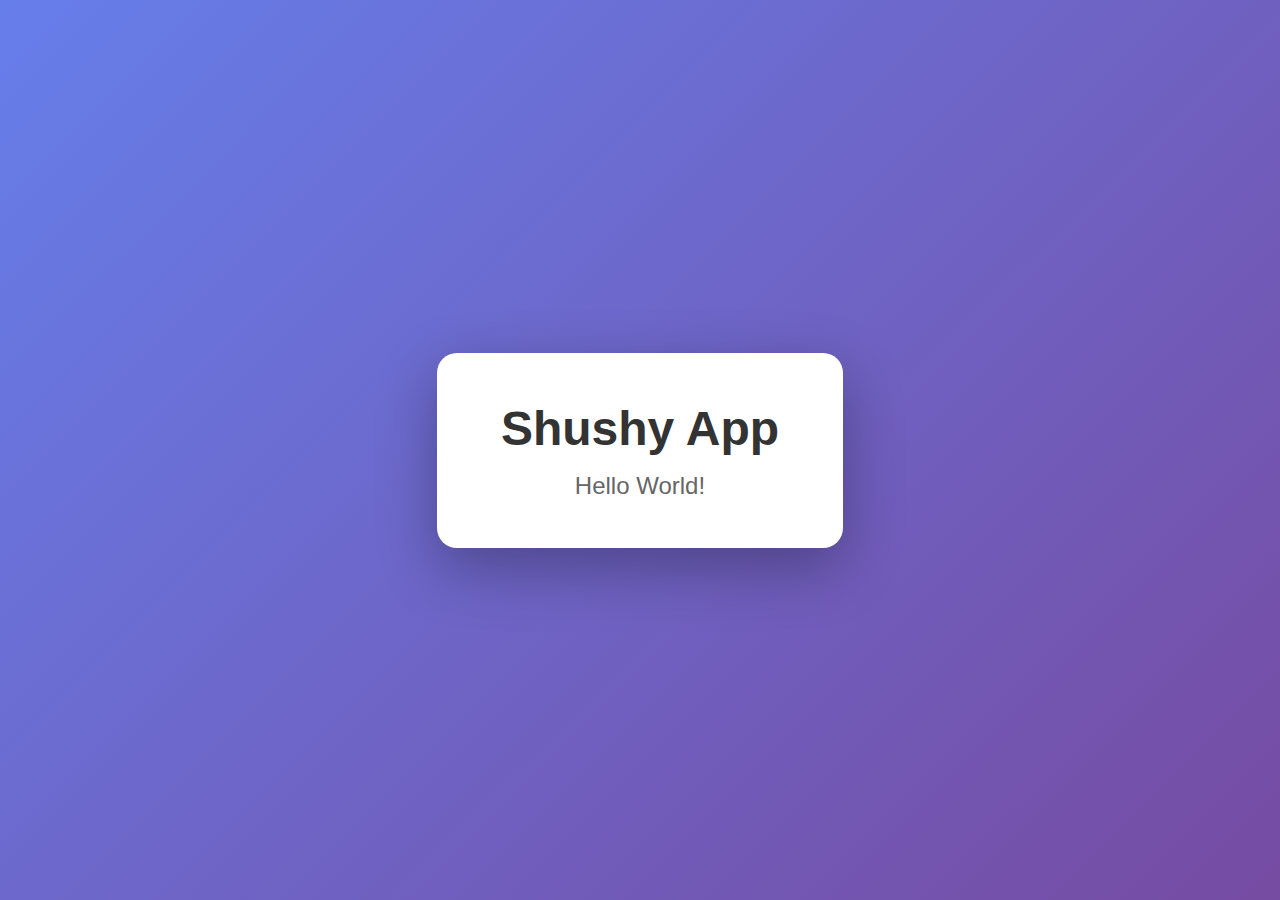
<file: index.html>
<!DOCTYPE html>
<html lang="en">
<head>
    <meta charset="UTF-8">
    <meta name="viewport" content="width=device-width, initial-scale=1.0">
    <title>Shushy App</title>
    <style>
        * {
            margin: 0;
            padding: 0;
            box-sizing: border-box;
        }
        
        body {
            font-family: -apple-system, BlinkMacSystemFont, 'Segoe UI', Roboto, Oxygen, Ubuntu, Cantarell, sans-serif;
            display: flex;
            justify-content: center;
            align-items: center;
            min-height: 100vh;
            background: linear-gradient(135deg, #667eea 0%, #764ba2 100%);
        }
        
        .container {
            text-align: center;
            background: white;
            padding: 3rem 4rem;
            border-radius: 20px;
            box-shadow: 0 20px 60px rgba(0, 0, 0, 0.3);
        }
        
        h1 {
            font-size: 3rem;
            color: #333;
            margin-bottom: 1rem;
        }
        
        p {
            font-size: 1.5rem;
            color: #666;
        }
    </style>
</head>
<body>
    <div class="container">
        <h1>Shushy App</h1>
        <p>Hello World!</p>
    </div>
</body>
</html>
</file>
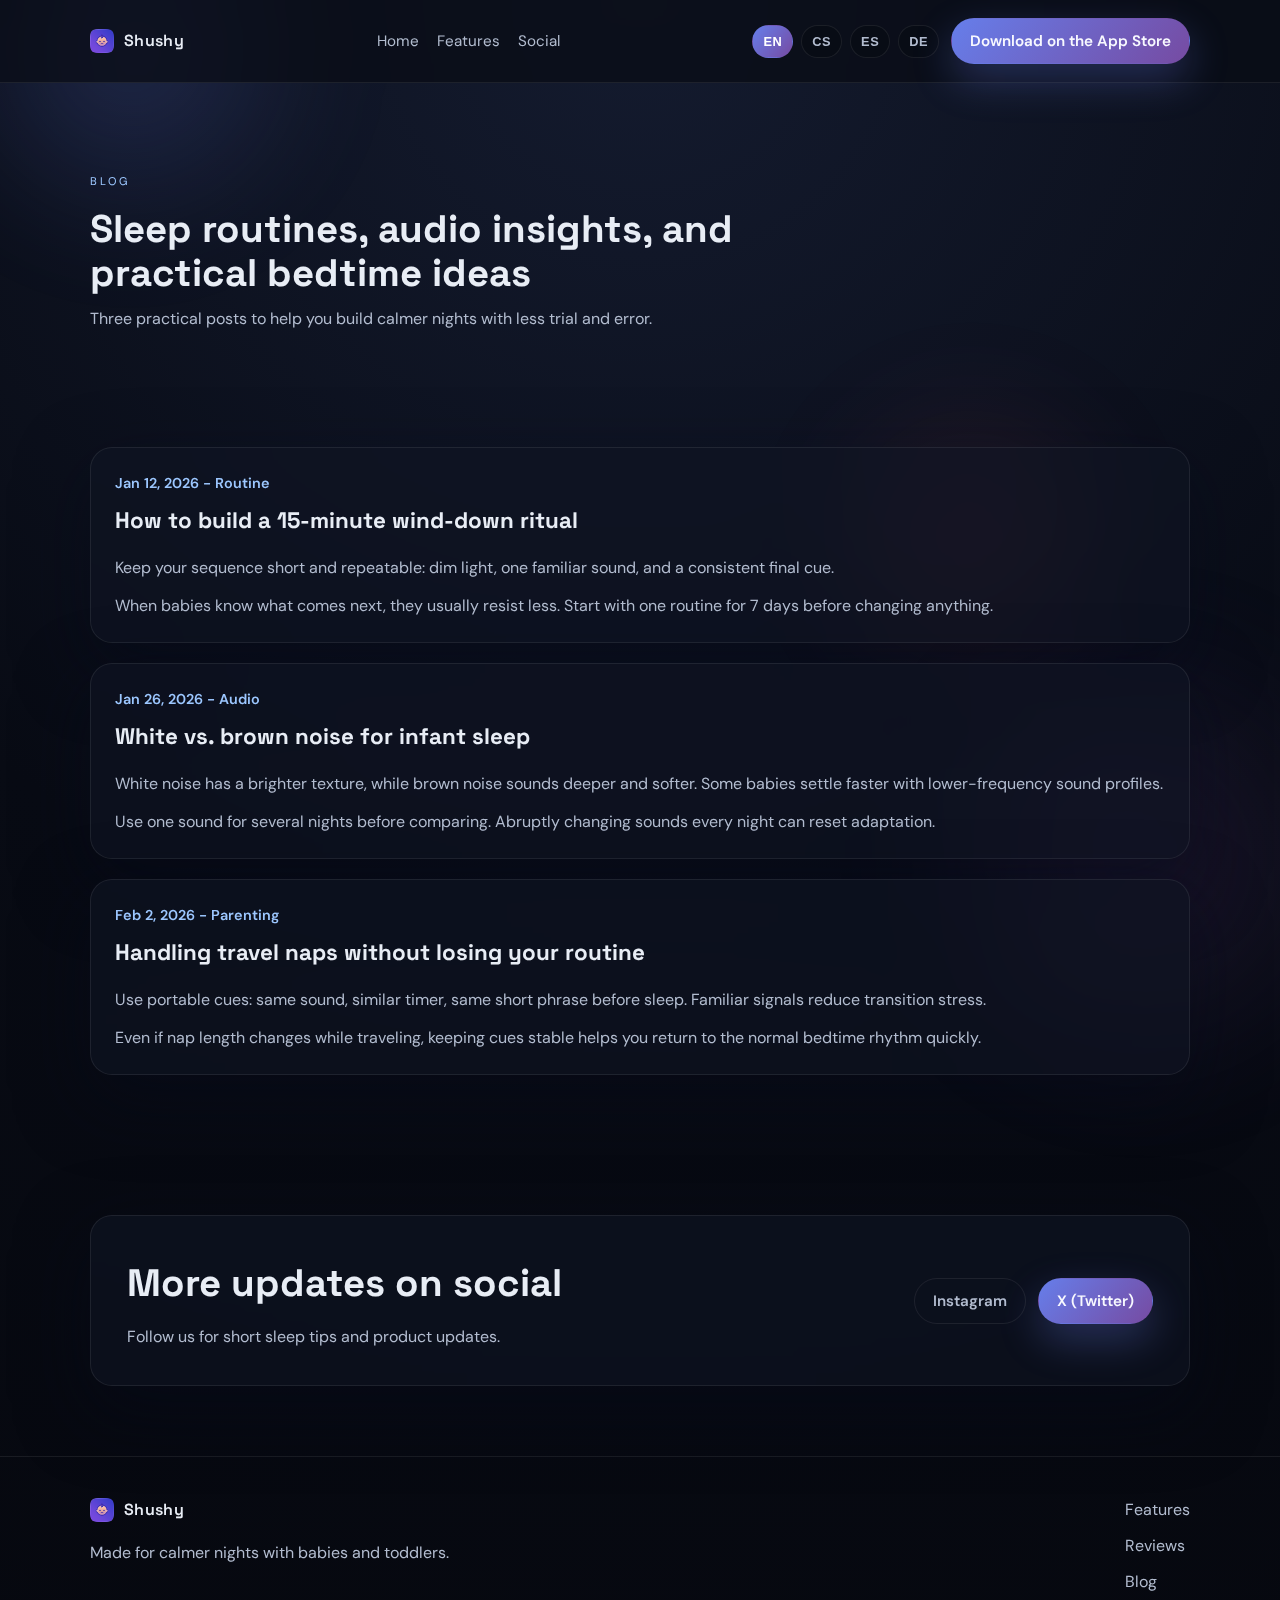
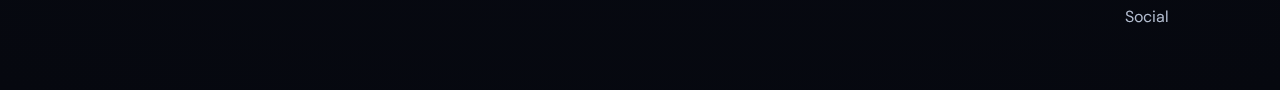
<file: blog.html>
<!doctype html>
<html lang="en">
  <head>
    <meta charset="utf-8" />
    <meta name="viewport" content="width=device-width, initial-scale=1" />
    <title>Shushy Blog - Sleep tips and calming routines</title>
    <meta
      id="meta-description"
      name="description"
      content="Read sleep routines, sound strategy tips, and practical bedtime advice from the Shushy team."
    />
    <meta name="robots" content="index,follow" />
    <meta id="meta-og-title" property="og:title" content="Shushy Blog - Sleep tips and calming routines" />
    <meta
      id="meta-og-description"
      property="og:description"
      content="Read sleep routines, sound strategy tips, and practical bedtime advice from the Shushy team."
    />
    <meta property="og:type" content="article" />
    <meta property="og:url" content="https://sshh.app/blog" />
    <meta id="meta-twitter-title" name="twitter:title" content="Shushy Blog - Sleep tips and calming routines" />
    <meta
      id="meta-twitter-description"
      name="twitter:description"
      content="Read sleep routines, sound strategy tips, and practical bedtime advice from the Shushy team."
    />
    <meta property="og:image" content="https://sshh.app/assets/icons/icon-512.png" />
    <meta name="twitter:image" content="https://sshh.app/assets/icons/icon-512.png" />
    <meta name="twitter:card" content="summary_large_image" />
    <link rel="icon" type="image/png" sizes="32x32" href="./assets/icons/favicon-32x32.png" />
    <link rel="icon" type="image/png" sizes="16x16" href="./assets/icons/favicon-16x16.png" />
    <link rel="apple-touch-icon" sizes="180x180" href="./assets/icons/apple-touch-icon.png" />
    <link rel="canonical" href="https://sshh.app/blog" />
    <link rel="alternate" hreflang="en" href="https://sshh.app/blog?lang=en" />
    <link rel="alternate" hreflang="cs" href="https://sshh.app/blog?lang=cs" />
    <link rel="alternate" hreflang="es" href="https://sshh.app/blog?lang=es" />
    <link rel="alternate" hreflang="de" href="https://sshh.app/blog?lang=de" />
    <link rel="alternate" hreflang="x-default" href="https://sshh.app/blog" />
    <link rel="preconnect" href="https://fonts.googleapis.com" />
    <link rel="preconnect" href="https://fonts.gstatic.com" crossorigin />
    <link
      href="https://fonts.googleapis.com/css2?family=DM+Sans:wght@400;500;600&family=Space+Grotesk:wght@400;500;600;700&display=swap"
      rel="stylesheet"
    />
    <link rel="stylesheet" href="./styles.css" />
    <script type="application/ld+json">
      {
        "@context": "https://schema.org",
        "@type": "Blog",
        "name": "Shushy Blog",
        "url": "https://sshh.app/blog",
        "blogPost": [
          {
            "@type": "BlogPosting",
            "headline": "How to build a 15-minute wind-down ritual",
            "datePublished": "2026-01-12",
            "url": "https://sshh.app/blog#post-one"
          },
          {
            "@type": "BlogPosting",
            "headline": "White vs. brown noise for infant sleep",
            "datePublished": "2026-01-26",
            "url": "https://sshh.app/blog#post-two"
          },
          {
            "@type": "BlogPosting",
            "headline": "Handling travel naps without losing your routine",
            "datePublished": "2026-02-02",
            "url": "https://sshh.app/blog#post-three"
          }
        ]
      }
    </script>
    <script src="./app.js" defer></script>
  </head>
  <body data-page="blog">
    <div class="bg-orb orb-1"></div>
    <div class="bg-orb orb-2"></div>
    <div class="bg-orb orb-3"></div>

    <header class="site-header">
      <div class="container nav">
        <a class="logo" href="./index.html" data-lang-link aria-label="Shushy home">
          <img class="logo-mark" src="./assets/icons/apple-touch-icon.png" alt="" aria-hidden="true" />
          Shushy
        </a>
        <nav class="nav-links">
          <a href="./index.html" data-lang-link data-i18n="common.nav_home">Home</a>
          <a href="./index.html#features" data-lang-link data-i18n="common.nav_features">Features</a>
          <a href="./index.html#social" data-lang-link data-i18n="common.nav_social">Social</a>
        </nav>
        <div class="nav-actions">
          <div class="lang-switch" role="group" aria-label="Language switcher">
            <button type="button" data-lang-option="en">EN</button>
            <button type="button" data-lang-option="cs">CS</button>
            <button type="button" data-lang-option="es">ES</button>
            <button type="button" data-lang-option="de">DE</button>
          </div>
          <a
            class="btn primary"
            href="https://apps.apple.com/"
            target="_blank"
            rel="noopener noreferrer"
            data-i18n="index.hero_cta_primary"
            >Download on the App Store</a
          >
        </div>
      </div>
    </header>

    <main>
      <section class="hero hero-blog">
        <div class="container">
          <div class="section-title">
            <div class="eyebrow" data-i18n="blog.hero_eyebrow">Blog</div>
            <h1 data-i18n="blog.hero_title">Sleep routines, audio insights, and practical bedtime ideas</h1>
            <p data-i18n="blog.hero_subtitle">
              Three practical posts to help you build calmer nights with less trial and error.
            </p>
          </div>
        </div>
      </section>

      <section class="section section-tight">
        <div class="container changelog-list">
          <article id="post-one" class="glass release-card">
            <header class="release-header">
              <p class="release-meta">
                <span class="release-tag" data-i18n="blog.post_one_meta">Jan 12, 2026 - Routine</span>
              </p>
              <h2 class="release-title" data-i18n="blog.post_one_title">How to build a 15-minute wind-down ritual</h2>
            </header>
            <div class="release-body">
              <p data-i18n="blog.post_one_p1">
                Keep your sequence short and repeatable: dim light, one familiar sound, and a consistent final cue.
              </p>
              <p data-i18n="blog.post_one_p2">
                When babies know what comes next, they usually resist less. Start with one routine for 7 days before
                changing anything.
              </p>
            </div>
          </article>

          <article id="post-two" class="glass release-card">
            <header class="release-header">
              <p class="release-meta">
                <span class="release-tag" data-i18n="blog.post_two_meta">Jan 26, 2026 - Audio</span>
              </p>
              <h2 class="release-title" data-i18n="blog.post_two_title">White vs. brown noise for infant sleep</h2>
            </header>
            <div class="release-body">
              <p data-i18n="blog.post_two_p1">
                White noise has a brighter texture, while brown noise sounds deeper and softer. Some babies settle
                faster with lower-frequency sound profiles.
              </p>
              <p data-i18n="blog.post_two_p2">
                Use one sound for several nights before comparing. Abruptly changing sounds every night can reset
                adaptation.
              </p>
            </div>
          </article>

          <article id="post-three" class="glass release-card">
            <header class="release-header">
              <p class="release-meta">
                <span class="release-tag" data-i18n="blog.post_three_meta">Feb 2, 2026 - Parenting</span>
              </p>
              <h2 class="release-title" data-i18n="blog.post_three_title">
                Handling travel naps without losing your routine
              </h2>
            </header>
            <div class="release-body">
              <p data-i18n="blog.post_three_p1">
                Use portable cues: same sound, similar timer, same short phrase before sleep. Familiar signals reduce
                transition stress.
              </p>
              <p data-i18n="blog.post_three_p2">
                Even if nap length changes while traveling, keeping cues stable helps you return to the normal bedtime
                rhythm quickly.
              </p>
            </div>
          </article>
        </div>
      </section>

      <section class="section">
        <div class="container">
          <div class="glass cta">
            <div>
              <h2 data-i18n="blog.social_title">More updates on social</h2>
              <p data-i18n="blog.social_intro">Follow us for short sleep tips and product updates.</p>
            </div>
            <div class="cta-actions">
              <a
                class="btn ghost"
                href="https://instagram.com/sshhapp"
                target="_blank"
                rel="noopener noreferrer"
                data-i18n="index.social_instagram"
                >Instagram</a
              >
              <a
                class="btn primary"
                href="https://x.com/sshhapp"
                target="_blank"
                rel="noopener noreferrer"
                data-i18n="index.social_x"
                >X (Twitter)</a
              >
            </div>
          </div>
        </div>
      </section>
    </main>

    <footer class="site-footer">
      <div class="container footer-grid">
        <div>
          <a class="logo" href="./index.html" data-lang-link>
            <img class="logo-mark" src="./assets/icons/apple-touch-icon.png" alt="" aria-hidden="true" />
            Shushy
          </a>
          <p data-i18n="common.footer_copy">Made for calmer nights with babies and toddlers.</p>
        </div>
        <div class="footer-links">
          <a href="./index.html#features" data-lang-link data-i18n="common.nav_features">Features</a>
          <a href="./index.html#reviews" data-lang-link data-i18n="common.nav_reviews">Reviews</a>
          <a href="./blog.html" data-lang-link data-i18n="common.nav_blog">Blog</a>
          <a href="./index.html#social" data-lang-link data-i18n="common.nav_social">Social</a>
        </div>
      </div>
    </footer>
  </body>
</html>
</file>
<file: styles.css>
:root {
  color-scheme: dark;
  --bg: #080b14;
  --bg-2: #101629;
  --ink: #e8edf5;
  --muted: #b2bccf;
  --line: rgba(255, 255, 255, 0.08);
  --glass: rgba(15, 20, 35, 0.6);
  --accent: #667eea;
  --accent-2: #f5576c;
  --accent-3: #764ba2;
  --shadow: 0 24px 70px rgba(5, 10, 25, 0.5);
}

* {
  box-sizing: border-box;
  margin: 0;
  padding: 0;
}

body {
  font-family: "DM Sans", system-ui, sans-serif;
  background: radial-gradient(circle at top, #141b2f 0%, #080b14 55%, #06080f 100%);
  color: var(--ink);
  min-height: 100vh;
  line-height: 1.6;
  overflow-x: hidden;
}

a {
  color: inherit;
  text-decoration: none;
}

img {
  display: block;
  max-width: 100%;
}

.container {
  width: min(1100px, 92vw);
  margin: 0 auto;
}

.site-header {
  position: sticky;
  top: 0;
  z-index: 10;
  backdrop-filter: blur(16px);
  background: rgba(8, 11, 20, 0.7);
  border-bottom: 1px solid var(--line);
}

.nav {
  display: flex;
  align-items: center;
  justify-content: space-between;
  padding: 18px 0;
  gap: 24px;
}

.logo {
  display: inline-flex;
  align-items: center;
  font-family: "Space Grotesk", system-ui, sans-serif;
  font-weight: 600;
  letter-spacing: 0.02em;
  gap: 10px;
}

.logo-mark {
  width: 24px;
  height: 24px;
  border-radius: 6px;
  object-fit: cover;
  display: block;
  flex-shrink: 0;
  border: 0;
  box-shadow: none;
}

.nav-links {
  display: flex;
  gap: 18px;
  font-size: 0.95rem;
  color: var(--muted);
}

.nav-links a:hover {
  color: var(--ink);
}

.nav-actions {
  display: flex;
  gap: 12px;
  align-items: center;
}

.lang-switch {
  display: flex;
  gap: 8px;
}

.lang-switch button {
  border: 1px solid var(--line);
  background: rgba(8, 11, 20, 0.7);
  color: var(--muted);
  border-radius: 999px;
  padding: 8px 10px;
  font-weight: 600;
  font-size: 0.8rem;
  letter-spacing: 0.04em;
  cursor: pointer;
}

.lang-switch button:hover,
.lang-switch button:focus-visible {
  color: var(--ink);
  border-color: rgba(255, 255, 255, 0.3);
}

.lang-switch button.active {
  color: #fff;
  background: linear-gradient(130deg, var(--accent), var(--accent-3));
  border-color: transparent;
}

.btn {
  display: inline-flex;
  align-items: center;
  justify-content: center;
  padding: 10px 18px;
  border-radius: 999px;
  border: 1px solid transparent;
  font-weight: 600;
  font-size: 0.95rem;
  transition: transform 0.2s ease, box-shadow 0.2s ease, border 0.2s ease;
}

.btn.primary {
  background: linear-gradient(130deg, var(--accent), var(--accent-3));
  color: #f8f9ff;
  box-shadow: 0 16px 40px rgba(102, 126, 234, 0.3);
}

.btn.primary:hover {
  transform: translateY(-2px);
}

.btn.ghost {
  border-color: var(--line);
  color: var(--muted);
}

.btn.ghost:hover {
  border-color: rgba(255, 255, 255, 0.3);
  color: var(--ink);
}

.hero {
  padding: 90px 0 60px;
}

.hero-grid {
  display: grid;
  grid-template-columns: repeat(auto-fit, minmax(280px, 1fr));
  gap: 48px;
  align-items: center;
}

.hero-copy h1 {
  font-family: "Space Grotesk", system-ui, sans-serif;
  font-size: clamp(2.4rem, 4vw, 3.6rem);
  line-height: 1.1;
  margin-bottom: 20px;
}

.hero-copy p {
  color: var(--muted);
  font-size: 1.05rem;
  margin-bottom: 28px;
}

.eyebrow {
  text-transform: uppercase;
  letter-spacing: 0.28em;
  font-size: 0.7rem;
  color: #9cc7ff;
  margin-bottom: 16px;
}

.hero-actions {
  display: flex;
  gap: 14px;
  margin-bottom: 24px;
  flex-wrap: wrap;
}

.hero-meta {
  display: grid;
  grid-template-columns: repeat(auto-fit, minmax(160px, 1fr));
  gap: 14px;
  padding-top: 18px;
  border-top: 1px solid var(--line);
}

.meta-label {
  display: block;
  font-size: 0.8rem;
  color: var(--muted);
}

.meta-value {
  font-weight: 600;
  font-family: "Space Grotesk", system-ui, sans-serif;
}

.glass {
  background: var(--glass);
  border: 1px solid var(--line);
  border-radius: 22px;
  box-shadow: var(--shadow);
  backdrop-filter: blur(22px);
}

.hero-shot {
  width: min(360px, 100%);
  margin-inline: auto;
  padding: 12px;
  align-self: stretch;
  position: relative;
  background: var(--glass);
  border: 1px solid var(--line);
  border-radius: 22px;
  box-shadow: var(--shadow);
}

.hero-shot img {
  border-radius: 18px;
  width: 100%;
  height: auto;
  box-shadow: 0 24px 70px rgba(6, 12, 26, 0.55);
}

.hero-shot::before {
  content: "";
  position: absolute;
  inset: -12px;
  border-radius: 28px;
  background: radial-gradient(circle at 30% 20%, rgba(102, 126, 234, 0.25), transparent 55%);
  opacity: 0.7;
  filter: blur(14px);
  z-index: -1;
}

.section {
  padding: 70px 0;
}

.section-tight {
  padding-top: 24px;
}

.section-title {
  max-width: 680px;
  margin-bottom: 32px;
}

.section-title h1,
.section-title h2 {
  font-family: "Space Grotesk", system-ui, sans-serif;
  font-size: clamp(1.8rem, 3vw, 2.6rem);
  margin-bottom: 10px;
  line-height: 1.15;
}

.section-title p {
  color: var(--muted);
}

.feature-grid {
  display: grid;
  grid-template-columns: repeat(auto-fit, minmax(240px, 1fr));
  gap: 18px;
}

.screens-grid {
  display: grid;
  grid-template-columns: repeat(auto-fit, minmax(220px, 1fr));
  gap: 18px;
}

.screen-card {
  padding: 14px;
}

.screen-card img {
  width: 100%;
  aspect-ratio: 9 / 19.5;
  object-fit: cover;
  border-radius: 14px;
  border: 1px solid var(--line);
  box-shadow: 0 18px 45px rgba(6, 12, 26, 0.45);
}

.screen-card figcaption {
  margin-top: 10px;
  color: var(--muted);
  font-size: 0.9rem;
}

.card {
  padding: 20px;
  display: grid;
  gap: 10px;
}

.card h3 {
  font-family: "Space Grotesk", system-ui, sans-serif;
  font-size: 1.1rem;
}

.card p {
  color: var(--muted);
  font-size: 0.95rem;
}

.post-meta {
  color: #9cc7ff;
  letter-spacing: 0.08em;
  text-transform: uppercase;
  font-size: 0.75rem;
  margin-bottom: 6px;
}

.post-link {
  color: var(--ink);
  border-bottom: 1px solid rgba(255, 255, 255, 0.25);
  width: fit-content;
  margin-top: 4px;
}

.testimonies-grid {
  display: grid;
  grid-template-columns: repeat(2, minmax(0, 1fr));
  gap: 18px;
}

.testimony-card {
  padding: 22px;
  display: grid;
  gap: 16px;
}

.testimony-header {
  display: flex;
  align-items: center;
  justify-content: space-between;
  gap: 12px;
}

.testimony-person {
  display: flex;
  align-items: center;
  gap: 12px;
}

.testimony-avatar {
  width: 46px;
  height: 46px;
  border-radius: 999px;
  border: 1px solid var(--line);
  box-shadow: 0 10px 24px rgba(6, 12, 26, 0.45);
  display: inline-flex;
  align-items: center;
  justify-content: center;
  font-family: "Space Grotesk", system-ui, sans-serif;
  font-weight: 600;
  color: #fff;
  background: linear-gradient(145deg, #6b84f0, #7f57b2);
}

.testimony-meta {
  display: grid;
  line-height: 1.2;
}

.testimony-name {
  font-family: "Space Grotesk", system-ui, sans-serif;
  font-weight: 600;
}

.testimony-quote {
  color: var(--ink);
  font-size: 1.02rem;
}

.cta {
  padding: 36px;
  display: flex;
  align-items: center;
  justify-content: space-between;
  gap: 24px;
  flex-wrap: wrap;
}

.cta h2 {
  font-family: "Space Grotesk", system-ui, sans-serif;
  font-size: clamp(1.8rem, 3vw, 2.4rem);
  margin-bottom: 10px;
}

.cta p {
  color: var(--muted);
}

.cta-actions {
  display: flex;
  gap: 12px;
  flex-wrap: wrap;
}

.site-footer {
  padding: 40px 0 60px;
  border-top: 1px solid var(--line);
}

.footer-grid {
  display: flex;
  justify-content: space-between;
  gap: 32px;
  flex-wrap: wrap;
}

.footer-grid p {
  margin-top: 10px;
  color: var(--muted);
}

.footer-links {
  display: grid;
  gap: 10px;
  color: var(--muted);
}

.footer-links a:hover {
  color: var(--ink);
}

.changelog-list {
  display: grid;
  gap: 20px;
}

.release-card {
  padding: 24px;
  display: grid;
  gap: 16px;
}

.release-header {
  display: grid;
  gap: 8px;
}

.release-title {
  font-family: "Space Grotesk", system-ui, sans-serif;
  font-size: 1.4rem;
}

.release-meta {
  display: flex;
  gap: 12px;
  color: var(--muted);
  font-size: 0.9rem;
  flex-wrap: wrap;
}

.release-tag {
  font-weight: 600;
  color: #9cc7ff;
}

.release-body {
  display: grid;
  gap: 12px;
  color: var(--muted);
}

.bg-orb {
  position: fixed;
  border-radius: 50%;
  filter: blur(50px);
  opacity: 0.5;
  z-index: -1;
  animation: float 14s ease-in-out infinite;
}

.orb-1 {
  width: 420px;
  height: 420px;
  background: radial-gradient(circle, rgba(102, 126, 234, 0.45), transparent 70%);
  top: -160px;
  left: -80px;
}

.orb-2 {
  width: 520px;
  height: 520px;
  background: radial-gradient(circle, rgba(118, 75, 162, 0.35), transparent 70%);
  bottom: -220px;
  right: -120px;
  animation-delay: -6s;
}

.orb-3 {
  width: 360px;
  height: 360px;
  background: radial-gradient(circle, rgba(245, 87, 108, 0.25), transparent 70%);
  top: 40%;
  right: 10%;
  animation-delay: -3s;
}

@keyframes float {
  0%,
  100% {
    transform: translateY(0);
  }
  50% {
    transform: translateY(30px);
  }
}

@media (max-width: 980px) {
  .nav-links {
    display: none;
  }

  .hero {
    padding-top: 70px;
  }

  .testimonies-grid {
    grid-template-columns: 1fr;
  }
}

@media (max-width: 720px) {
  .nav {
    flex-wrap: wrap;
  }

  .nav-actions,
  .hero-actions,
  .cta-actions {
    width: 100%;
  }

  .btn {
    width: 100%;
  }

  .lang-switch {
    width: 100%;
    justify-content: space-between;
  }

  .lang-switch button {
    flex: 1;
  }
}

@media (prefers-reduced-motion: reduce) {
  .bg-orb {
    animation: none;
  }

  .btn {
    transition: none;
  }
}
</file>
